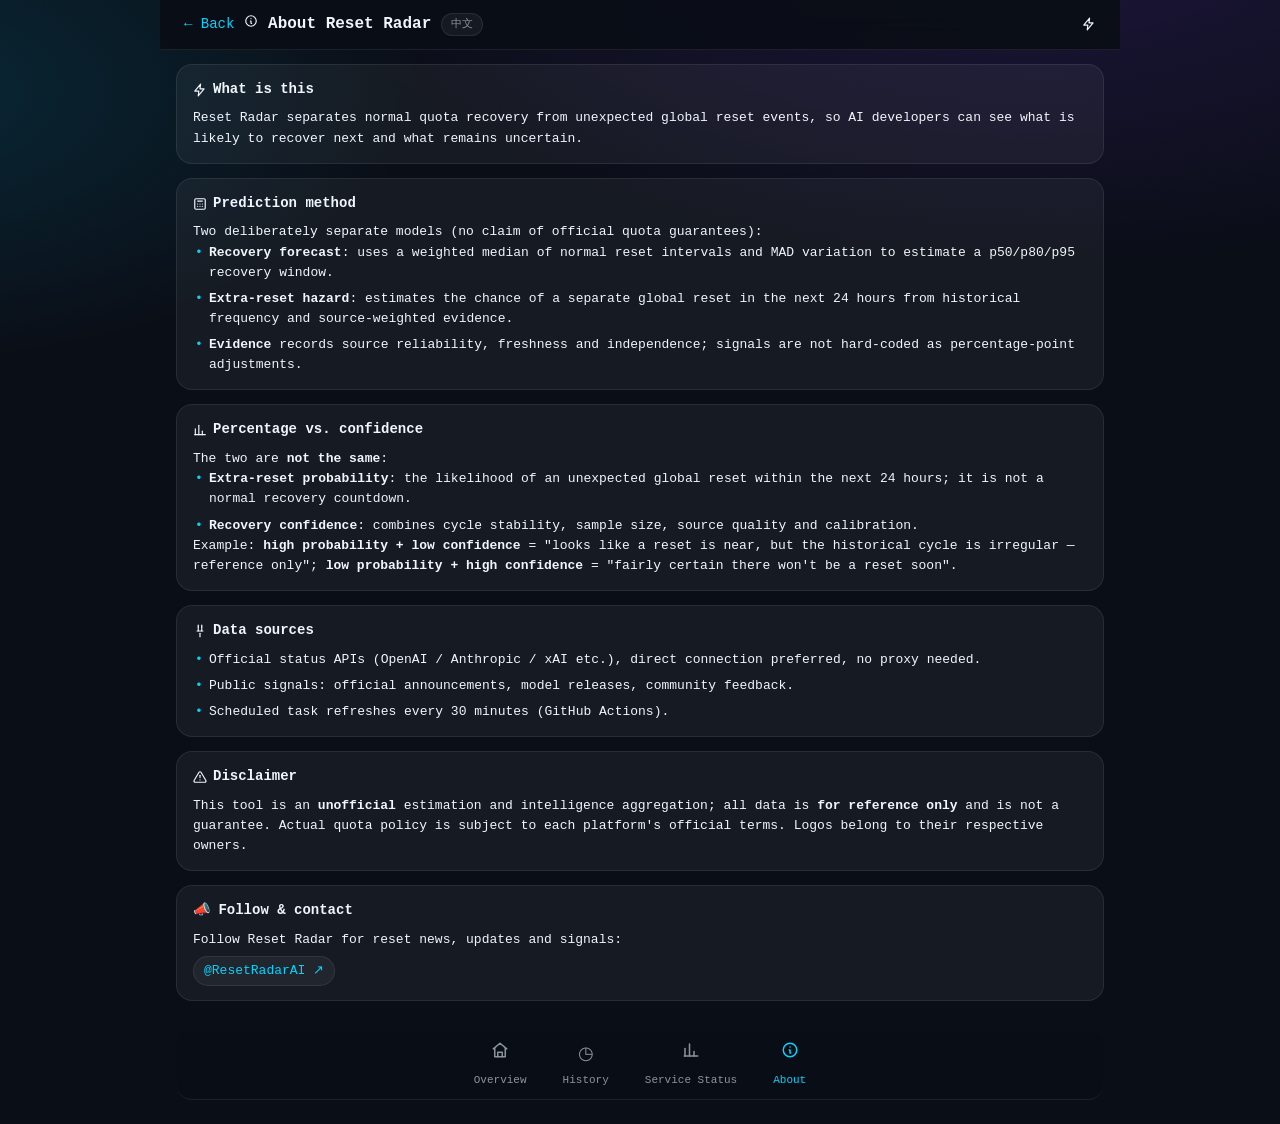
<file: about.html>
<!DOCTYPE html>
<html lang="en">
<head>
  <!-- Google tag (gtag.js) -->
  <script async src="https://www.googletagmanager.com/gtag/js?id=G-RGFZE780HR"></script>
  <script>
    window.dataLayer = window.dataLayer || [];
    function gtag(){dataLayer.push(arguments);}
    gtag('js', new Date());
    gtag('config', 'G-RGFZE780HR');
  </script>
  <meta charset="UTF-8" />
  <meta name="viewport" content="width=device-width, initial-scale=1.0, maximum-scale=1.0, user-scalable=no" />
  <title>About · Reset Radar | AI Usage Limit Reset Tracker</title>
  <meta name="description" content="Reset Radar tracks when Claude Code, Codex, Grok, Kimi, MiniMax, Antigravity and Qwen Code AI usage quotas reset. How it works, methodology, data sources and how scores are calculated." />
  <meta name="robots" content="index, follow" />
  <meta name="theme-color" content="#0A0E17" />
  <link rel="canonical" href="https://limitreset.dev/about.html" />
  <link rel="icon" type="image/jpg" href="assets/favicon.jpg" />
  <meta property="og:type" content="website" />
  <meta property="og:title" content="About Reset Radar" />
  <meta property="og:description" content="How Reset Radar predicts AI usage limit resets and where its data comes from." />
  <meta property="og:url" content="https://limitreset.dev/about.html" />
  <meta property="og:image" content="https://limitreset.dev/assets/og-image.jpg" />
  <meta property="og:image:width" content="1280" />
  <meta property="og:image:height" content="720" />
  <meta property="og:image:alt" content="Reset Radar — about page" />
  <meta name="twitter:card" content="summary_large_image" />
  <meta name="twitter:title" content="About Reset Radar" />
  <meta name="twitter:description" content="How Reset Radar predicts AI usage limit resets and where its data comes from." />
  <meta name="twitter:image" content="https://limitreset.dev/assets/og-image.jpg" />
  <link rel="stylesheet" href="css/style.css?v=20260829v2" />
</head>
<body>
  <div class="app">
    <header class="detail-head">
      <a href="index.html" class="back" data-i18n="about.back">← Back</a>
      <span class="title" data-i18n="about.title">ℹ️ About Reset Radar</span>
      <button class="lang-switch" type="button" data-i18n-lang>中文</button>
      <span class="ptitle">⚡</span>
    </header>

    <main id="blocks">
      <div class="block">
        <h3 data-i18n-html="about.whatTitle">⚡ What is this</h3>
        <p data-i18n-html="about.what">Reset Radar is an intelligence aggregation and prediction tool for AI developers. It turns vague "quota anxiety" into quantifiable probabilities: it predicts quota reset timing for AI coding platforms (Codex, Claude Code, Grok Build, Kimi, MiniMax, etc.) in real time, helping you pace your work and avoid development interruptions from quota exhaustion.</p>
      </div>

      <div class="block">
        <h3 data-i18n-html="about.methodTitle">🧮 Prediction method</h3>
        <p data-i18n-html="about.methodIntro">A rules engine of "cycle baseline + signal weighting" (no machine learning):</p>
        <ul>
          <li data-i18n-html="about.method1"><b>Cycle baseline</b>: derive the average cycle from recent reset intervals, combine with "time since last reset" → baseline probability (cap 70%).</li>
          <li data-i18n-html="about.method2"><b>Signal weighting</b>: scan last-24h signals — official reset announcement +30%, limit increase −20%, model/CLI release +10%, community recovery feedback +5%, service incident recovered 0%.</li>
          <li data-i18n-html="about.method3"><b>Final probability</b> = baseline + signal adjustment, clamped to 0–100%.</li>
        </ul>
      </div>

      <div class="block">
        <h3 data-i18n-html="about.relTitle">📊 Percentage vs. confidence</h3>
        <p data-i18n-html="about.relIntro">The two are <b>not the same</b>:</p>
        <ul>
          <li data-i18n-html="about.rel1"><b>Reset probability (progress %)</b>: the <b>likelihood</b> of a quota reset within the next 24 hours.</li>
          <li data-i18n-html="about.rel2"><b>Confidence (%)</b>: how <b>reliable</b> this prediction is, determined by the <b>stability</b> of historical cycles — the more regular the cycle, the higher the confidence.</li>
        </ul>
        <p data-i18n-html="about.relExample">Example: <b>high probability + low confidence</b> = "looks like a reset is near, but the historical cycle is irregular — reference only"; <b>low probability + high confidence</b> = "fairly certain there won't be a reset soon".</p>
      </div>

      <div class="block">
        <h3 data-i18n-html="about.srcTitle">🔌 Data sources</h3>
        <ul>
          <li data-i18n-html="about.src1">Official status APIs (OpenAI / Anthropic / xAI etc.), direct connection preferred, no proxy needed.</li>
          <li data-i18n-html="about.src2">Public signals: official announcements, model releases, community feedback.</li>
          <li data-i18n-html="about.src3">Scheduled task refreshes every 30 minutes (GitHub Actions).</li>
        </ul>
      </div>

      <div class="block">
        <h3 data-i18n-html="about.disTitle">⚠️ Disclaimer</h3>
        <p data-i18n-html="about.dis">This tool is an <b>unofficial</b> estimation and intelligence aggregation; all data is <b>for reference only</b> and is not a guarantee. Actual quota policy is subject to each platform's official terms. Logos belong to their respective owners.</p>
      </div>

      <div class="block">
        <h3 data-i18n-html="about.followTitle">📣 Follow & contact</h3>
        <p data-i18n-html="about.followIntro">Follow Reset Radar for reset news, updates and signals:</p>
        <div class="social">
          <a href="https://x.com/ResetRadarAI" target="_blank" rel="noopener nofollow noreferrer">@ResetRadarAI ↗</a>
        </div>
      </div>
    </main>

    <nav class="bottomnav">
      <a href="index.html" data-nav="home"><span class="ic" data-icon="home"></span><span data-i18n="nav.home">Overview</span></a>
      <a href="history.html" data-nav="history"><span class="ic">◷</span><span>History</span></a>
      <a href="status.html" data-nav="status"><span class="ic" data-icon="chart"></span><span data-i18n="nav.status">Service Status</span></a>
      <a href="about.html" data-nav="about" class="active"><span class="ic" data-icon="info"></span><span data-i18n="nav.about">About</span></a>
    </nav>
  </div>

  <script src="data/fallback.js?v=20260824d"></script>
  <script src="js/i18n.js?v=20260824d"></script>
  <script src="js/icons.js?v=20260824d"></script>
  <script src="js/utils.js"></script>
  <script>
    // 关于页无需加载数据，仅高亮导航
    document.querySelectorAll(".bottomnav a").forEach((a) =>
      a.classList.toggle("active", a.dataset.nav === "about")
    );
  </script>
</body>
</html>
</file>
<file: css/style.css>
:root {
  --bg: #0A0E17;
  --bg-2: #0D1117;
  --card: rgba(255, 255, 255, 0.05);
  --card-border: rgba(255, 255, 255, 0.08);
  --text: #F0F6FC;
  --text-dim: #8B949E;
  --accent: #00D4FF;
  --accent-2: #7C3AED;
  --high: #FF6B6B;
  --medium: #FFA94D;
  --low: #51CF66;
  --ok: #3FB950;
  --radius: 16px;
  --maxw: 520px;
}

* { box-sizing: border-box; margin: 0; padding: 0; -webkit-tap-highlight-color: transparent; }

html, body {
  background: var(--bg);
  color: var(--text);
  font-family: "JetBrains Mono", "Fira Code", ui-monospace, SFMono-Regular, Menlo, Consolas, monospace;
  font-size: 14px;
  line-height: 1.55;
  min-height: 100vh;
}

body {
  background:
    radial-gradient(1200px 600px at 80% -10%, rgba(124, 58, 237, 0.18), transparent 60%),
    radial-gradient(1000px 500px at -10% 10%, rgba(0, 212, 255, 0.14), transparent 55%),
    var(--bg);
  background-attachment: fixed;
}

.app {
  max-width: var(--maxw);
  margin: 0 auto;
  min-height: 100vh;
  display: flex;
  flex-direction: column;
  padding-bottom: 72px;
}

/* ---------- Top nav ---------- */
.topbar {
  position: sticky;
  top: 0;
  z-index: 20;
  padding: 14px 16px 12px;
  background: linear-gradient(180deg, rgba(10, 14, 23, 0.96), rgba(10, 14, 23, 0.75));
  backdrop-filter: blur(12px);
  border-bottom: 1px solid var(--card-border);
}
.topbar .brand {
  font-size: 20px;
  font-weight: 700;
  letter-spacing: 1px;
  background: linear-gradient(90deg, var(--accent), var(--accent-2));
  -webkit-background-clip: text;
  background-clip: text;
  color: transparent;
  display: flex;
  align-items: center;
  gap: 8px;
}
.topbar .meta {
  margin-top: 4px;
  font-size: 11px;
  color: var(--text-dim);
  display: flex;
  gap: 10px;
  flex-wrap: wrap;
}
.topbar .meta .dot { color: var(--accent); }
.topbar .lang-switch { position: absolute; right: 16px; top: 14px; }

/* ---------- 语言切换 ---------- */
.lang-switch {
  border: 1px solid var(--card-border);
  background: var(--card);
  color: var(--text-dim);
  font-size: 11px;
  padding: 3px 9px;
  border-radius: 999px;
  cursor: pointer;
  font-family: inherit;
  line-height: 1.4;
  flex: 0 0 auto;
  transition: color .2s, border-color .2s;
}
.lang-switch:hover { color: var(--text); border-color: var(--accent); }
.lang-switch:active { transform: scale(.94); }

/* ---------- Platform tabs ---------- */
.tabs {
  display: flex;
  gap: 8px;
  overflow-x: auto;
  padding: 12px 16px 4px;
  scrollbar-width: none;
}
.tabs::-webkit-scrollbar { display: none; }
.tab {
  flex: 0 0 auto;
  padding: 6px 12px;
  border-radius: 999px;
  border: 1px solid var(--card-border);
  background: var(--card);
  color: var(--text-dim);
  font-size: 12px;
  white-space: nowrap;
  cursor: pointer;
  transition: all .2s;
}
.tab.active {
  color: var(--text);
  border-color: var(--accent);
  box-shadow: 0 0 0 1px var(--accent) inset, 0 0 12px rgba(0, 212, 255, 0.25);
}

/* ---------- Cards ---------- */
.card {
  position: relative;
  display: block;
  text-decoration: none;
  color: inherit;
  background: var(--card);
  border: 1px solid var(--card-border);
  border-radius: var(--radius);
  padding: 14px 16px;
  margin: 12px 16px;
  overflow: hidden;
  transition: transform .18s, border-color .18s, box-shadow .18s;
}
.card::before {
  content: "";
  position: absolute;
  inset: 0;
  background: linear-gradient(120deg, transparent 30%, rgba(0, 212, 255, 0.08), transparent 70%);
  transform: translateX(-100%);
  animation: scan 4.5s ease-in-out infinite;
  pointer-events: none;
}
@keyframes scan { 0%, 60% { transform: translateX(-100%); } 100% { transform: translateX(100%); } }
.card:active { transform: scale(.985); }
.card-link { cursor: pointer; }

.card .row1 { display: flex; align-items: center; justify-content: space-between; }
.card .pname { display: flex; align-items: center; gap: 8px; font-size: 16px; font-weight: 700; }
.card .pname .icon { font-size: 20px; }
.card .pname .logo,
.tab .logo {
  width: 20px; height: 20px; object-fit: contain; border-radius: 5px;
  background: rgba(255, 255, 255, 0.06); padding: 2px; flex: 0 0 auto;
}
.card .prob { font-size: 26px; font-weight: 800; font-variant-numeric: tabular-nums; }
.card .prob small { font-size: 13px; opacity: .8; font-weight: 600; }

.divider { height: 1px; background: var(--card-border); margin: 10px 0; }

.bar { height: 8px; border-radius: 999px; background: rgba(255, 255, 255, 0.08); overflow: hidden; }
.bar > i {
  display: block; height: 100%; border-radius: 999px;
  background: linear-gradient(90deg, var(--accent), var(--accent-2));
  transition: width 1s cubic-bezier(.2,.7,.2,1);
}

.card .kv { display: flex; justify-content: space-between; font-size: 12px; color: var(--text-dim); margin-top: 8px; }
.card .kv b { color: var(--text); font-weight: 600; }
.card .cta { margin-top: 10px; font-size: 12px; color: var(--accent); display: flex; align-items: center; gap: 4px; }

.badge { display: inline-flex; align-items: center; gap: 5px; font-size: 11px; padding: 2px 8px; border-radius: 999px; border: 1px solid transparent; }
.badge.high { color: var(--high); background: rgba(255, 107, 107, 0.12); border-color: rgba(255,107,107,.35); }
.badge.medium { color: var(--medium); background: rgba(255, 169, 77, 0.12); border-color: rgba(255,169,77,.35); }
.badge.low { color: var(--low); background: rgba(81, 207, 102, 0.12); border-color: rgba(81,207,102,.35); }

.status-dot { width: 8px; height: 8px; border-radius: 50%; display: inline-block; }
.status-dot.normal, .status-dot.operational { background: var(--ok); box-shadow: 0 0 8px var(--ok); animation: pulse 1.8s infinite; }
.status-dot.recovered, .status-dot.degraded { background: var(--medium); box-shadow: 0 0 8px var(--medium); }
@keyframes pulse { 0%,100% { opacity: 1; } 50% { opacity: .35; } }

/* ---------- Detail ---------- */
.detail-head {
  position: sticky; top: 0; z-index: 20;
  display: flex; align-items: center; gap: 10px;
  padding: 12px 16px; background: rgba(10,14,23,.95); backdrop-filter: blur(12px);
  border-bottom: 1px solid var(--card-border);
}
.detail-head .back { color: var(--accent); font-size: 14px; cursor: pointer; text-decoration: none; }
.detail-head .title { font-size: 16px; font-weight: 700; }
.detail-head .ptitle { margin-left: auto; font-size: 22px; font-weight: 800; display: flex; align-items: center; }
.detail-head .ptitle .logo { width: 28px; height: 28px; object-fit: contain; border-radius: 6px; background: rgba(255,255,255,0.06); padding: 3px; }

.gauge { margin: 14px 16px; background: var(--card); border: 1px solid var(--card-border); border-radius: var(--radius); padding: 16px; }
.gauge .big { font-size: 38px; font-weight: 800; font-variant-numeric: tabular-nums; }
.gauge .bar { height: 12px; margin-top: 12px; }
.gauge .sub { display: flex; justify-content: space-between; font-size: 12px; color: var(--text-dim); margin-top: 10px; }
.gauge .sub b { color: var(--text); }
.block { margin: 14px 16px; background: var(--card); border: 1px solid var(--card-border); border-radius: var(--radius); padding: 14px 16px; }
.block h3 { font-size: 14px; margin-bottom: 8px; display: flex; align-items: center; gap: 6px; }
.block p { font-size: 13px; color: var(--text); }
.block .social { display: flex; gap: 8px; flex-wrap: wrap; margin-top: 6px; }
.block .social a {
  color: var(--accent);
  text-decoration: none;
  font-size: 13px;
  border: 1px solid var(--card-border);
  background: var(--card);
  padding: 4px 10px;
  border-radius: 999px;
  transition: color .2s, border-color .2s;
}
.block .social a:hover { color: var(--text); border-color: var(--accent); }
.block ul { list-style: none; display: flex; flex-direction: column; gap: 6px; }
.block li { font-size: 13px; color: var(--text); padding-left: 16px; position: relative; }
.block li::before { content: "•"; position: absolute; left: 2px; color: var(--accent); }
.ev { display: flex; justify-content: space-between; gap: 8px; font-size: 12px; padding: 8px 0; border-bottom: 1px dashed var(--card-border); }
.ev:last-child { border-bottom: none; }
.ev .conf { color: var(--accent); font-weight: 700; }

.timeline { position: relative; padding-left: 18px; }
.timeline::before { content: ""; position: absolute; left: 4px; top: 4px; bottom: 4px; width: 2px; background: var(--card-border); }
.tl-item { position: relative; padding: 6px 0; font-size: 13px; }
.tl-item::before { content: ""; position: absolute; left: -16px; top: 11px; width: 9px; height: 9px; border-radius: 50%; background: var(--accent); box-shadow: 0 0 8px var(--accent); }
.tl-item .src { color: var(--text-dim); font-size: 11px; }

/* ---------- Status page ---------- */
.svc-group { margin: 14px 16px; background: var(--card); border: 1px solid var(--card-border); border-radius: var(--radius); padding: 14px 16px; }
.svc-group .head { display: flex; justify-content: space-between; align-items: center; }
.svc-group .pname { font-size: 15px; font-weight: 700; }
.svc-group .src { font-size: 11px; color: var(--text-dim); margin-top: 2px; }
.svc-event { margin-top: 10px; padding: 10px 12px; border-radius: 12px; background: rgba(255,255,255,0.03); border: 1px solid var(--card-border); font-size: 12px; }
.svc-event .st { font-weight: 700; }
.svc-event .st.ok { color: var(--ok); }
.svc-event .st.warn { color: var(--medium); }
.svc-event .desc { color: var(--text); margin: 4px 0; }
.svc-event .time { color: var(--text-dim); }

/* ---------- Bottom nav ---------- */
.bottomnav {
  position: fixed; bottom: 0; left: 50%; transform: translateX(-50%);
  width: 100%; max-width: var(--maxw);
  display: flex; z-index: 30;
  background: rgba(10,14,23,.95); backdrop-filter: blur(12px);
  border-top: 1px solid var(--card-border);
}
.bottomnav a {
  flex: 1; text-align: center; padding: 10px 0 12px; color: var(--text-dim);
  text-decoration: none; font-size: 11px; display: flex; flex-direction: column; align-items: center; gap: 3px;
}
.bottomnav a .ic { font-size: 18px; }
.bottomnav a.active { color: var(--accent); }

/* ---------- 内联 SVG 图标（Tabler/Lucide，MIT/ISC，免费可商用） ---------- */
.icon-svg { flex: 0 0 auto; display: inline-block; }
.topbar .brand .icon-svg { vertical-align: -0.22em; }
.bottomnav a .icon-svg { width: 18px; height: 18px; }
.ic-inline { display: inline-flex; align-items: center; vertical-align: middle; }
.ic-inline .icon-svg { vertical-align: middle; }
.ic-dot { width: 9px; height: 9px; border-radius: 50%; display: inline-block; flex: 0 0 auto; }
.brand-ic { display: inline-flex; align-items: center; color: var(--accent); }

.loading { text-align: center; padding: 40px 0; color: var(--text-dim); font-size: 13px; }
.empty { text-align: center; padding: 40px 0; color: var(--text-dim); font-size: 13px; }

.toast {
  position: fixed; bottom: 88px; left: 50%; transform: translateX(-50%);
  background: rgba(0,0,0,.85); color: #fff; padding: 8px 14px; border-radius: 10px;
  font-size: 12px; z-index: 50; opacity: 0; transition: opacity .25s; pointer-events: none;
}
.toast.show { opacity: 1; }

/* ---------- 响应式：平板 / 桌面端 ---------- */
@media (min-width: 768px) {
  :root { --maxw: 960px; }

  #cards {
    display: grid;
    grid-template-columns: repeat(2, minmax(0, 1fr));
    gap: 0 16px;
  }
  .card { margin: 14px 0; }
  .card:hover {
    transform: translateY(-2px);
    border-color: var(--accent);
    box-shadow: 0 8px 30px rgba(0, 212, 255, 0.12);
  }

  .topbar, .detail-head, .bottomnav { padding-left: 24px; padding-right: 24px; }
  .tabs { padding-left: 24px; padding-right: 24px; }

  /* 桌面端底部导航改为顶部一行，体验更自然 */
  .app { padding-bottom: 24px; }
  .bottomnav {
    position: static; transform: none; width: auto; max-width: none;
    border-top: none; border-bottom: 1px solid var(--card-border);
    margin: 16px 16px 0; border-radius: var(--radius);
  }
  .bottomnav a { flex: 0 0 auto; padding: 10px 18px; }
}

@media (min-width: 1100px) {
  #cards { grid-template-columns: repeat(3, minmax(0, 1fr)); }
}

/* ---------- 首页内联详情：桌面端自适应 ---------- */
/* 内联详情是 #cards 的一个子项，桌面端需跨满网格，并让模块在宽屏下错落排布，
   而不是像移动端那样被挤压成单列（单列会造成每个模块宽度≈移动端）。 */
@media (min-width: 768px) {
  .inline-detail { grid-column: 1 / -1; }
  .inline-detail .gauge,
  .inline-detail .block { margin-left: 0; margin-right: 0; }
  .inline-detail .blocks {
    /* 用 CSS 多列做等间距瀑布流：每个模块保持自身高度、同列间距均匀，
       避免网格定行高导致矮模块下方留白、间距忽大忽小 */
    column-count: 2;
    column-gap: 16px;
  }
  .inline-detail .block { break-inside: avoid; }
  .inline-detail .block h3 { font-size: 15px; }
}

/* ---------- 详情 gauge 网格 ---------- */
.gauge-grid { display: grid; grid-template-columns: repeat(2, 1fr); gap: 10px 12px; margin-top: 12px; }
.gauge-grid > div { display: flex; flex-direction: column; gap: 2px; }
.gauge-grid .gl { font-size: 11px; color: var(--text-dim); }
.gauge-grid b { font-size: 14px; font-variant-numeric: tabular-nums; }

/* ---------- 上次重置原因 ---------- */
.lastreset { display: flex; flex-direction: column; gap: 8px; }
.lr-reason { font-size: 14px; font-weight: 600; color: var(--text); }
.lr-meta { display: flex; align-items: center; gap: 10px; flex-wrap: wrap; }

/* ---------- 历史记录三种标记 ---------- */
.timeline .tl-item::before { display: none; }   /* 改用 .tl-mark 字形 */
.tl-item { display: flex; align-items: baseline; flex-wrap: wrap; gap: 6px; }
.tl-mark { font-weight: 700; }
.tl-time { color: var(--text); font-size: 12px; }
.tl-reason { color: var(--text-dim); font-size: 12px; }
.tl-reset .tl-mark { color: var(--accent); }
.tl-extra .tl-mark { color: var(--accent-2); }
.tl-extra .tl-reason { color: var(--accent-2); }
.tl-no .tl-mark { color: var(--text-dim); }
.tl-no .tl-reason { color: var(--text-dim); text-decoration: line-through; opacity: .8; }

/* ---------- 周额度趋势迷你图 ---------- */
.qchart { display: flex; align-items: flex-end; gap: 8px; overflow-x: auto; padding: 6px 0 2px; }
.qbar { flex: 1 0 auto; min-width: 44px; display: flex; flex-direction: column; align-items: center; gap: 4px; }
.qbar-val { font-size: 10px; color: var(--text-dim); white-space: nowrap; }
.qbar-track { width: 70%; max-width: 38px; height: 64px; background: rgba(255,255,255,.06); border-radius: 6px; display: flex; align-items: flex-end; overflow: hidden; }
.qbar-track i { width: 100%; height: 0; border-radius: 6px; background: linear-gradient(180deg, var(--accent), var(--accent-2)); display: block; transition: height .8s cubic-bezier(.2,.7,.2,1); }
.qbar-lab { font-size: 10px; color: var(--text-dim); }
.qtiers { display: flex; flex-wrap: wrap; gap: 12px; margin-top: 10px; font-size: 12px; color: var(--text-dim); }
.qtiers b { color: var(--text); }

/* ---------- 发言雷达 ---------- */
.sp-card { padding: 14px 16px; }
.sp-top { display: flex; justify-content: space-between; align-items: flex-start; gap: 10px; }
.sp-title { font-size: 15px; font-weight: 700; }
.sp-sub { font-size: 12px; color: var(--text-dim); margin-top: 3px; }
.sp-sub b { color: var(--accent); }
.sp-posts { margin-top: 12px; display: flex; flex-direction: column; gap: 10px; }
.sp-post { padding: 10px 12px; border-radius: 12px; background: rgba(255,255,255,.03); border: 1px solid var(--card-border); font-size: 12px; }
.sp-post.hit { border-color: rgba(255,169,77,.4); background: rgba(255,169,77,.06); }
.sp-head { display: flex; align-items: center; gap: 6px; flex-wrap: wrap; }
.sp-handle { color: var(--accent); }
.sp-time { color: var(--text-dim); margin-left: auto; }
.sp-content { margin: 6px 0 4px; color: var(--text); line-height: 1.5; }
.sp-kw { font-size: 11px; color: var(--medium); }
.sp-kw.dim { color: var(--text-dim); }
.sp-link { color: var(--accent); text-decoration: none; }

@media (min-width: 768px) {
  .gauge-grid { grid-template-columns: repeat(4, 1fr); }
}

/* 回退数据徽标：data_source=seed 时提示当前数值来自种子/回退而非实时抓取 */
.seed-badge {
  font-style: normal;
  font-size: 11px;
  padding: 1px 6px;
  border-radius: 999px;
  white-space: nowrap;
  color: #FFB455;
  background: rgba(255, 180, 85, 0.14);
  border: 1px solid rgba(255, 180, 85, 0.35);
  margin-left: 6px;
  vertical-align: 1px;
}

/* ---------- V2 answer dashboard ---------- */
.hero, .dashboard-section, .detail-hero { margin: 14px 16px; }
.hero { padding: 4px 0; }
.hero > p { color: var(--text-dim); font-size: 13px; margin: 8px 0; }
.answer-list, .next-list, .radar-list { border: 1px solid var(--card-border); border-radius: var(--radius); overflow: hidden; background: var(--card); }
.answer-row, .next-list a, .radar-row, .event-row { color: var(--text); text-decoration: none; display: flex; justify-content: space-between; align-items: center; gap: 10px; padding: 12px 14px; border-bottom: 1px solid var(--card-border); }
.answer-row:last-child, .next-list a:last-child, .radar-row:last-child, .event-row:last-child { border-bottom: 0; }
.answer-name, .radar-row > span { display: flex; align-items: center; gap: 8px; font-weight: 700; }
.answer-name .logo, .radar-row .logo {
  width: 20px; height: 20px; object-fit: contain; border-radius: 5px;
  background: rgba(255, 255, 255, 0.06); padding: 2px; flex: 0 0 auto;
}
.answer-row small, .radar-row small { display: block; color: var(--text-dim); font-size: 11px; font-weight: 400; text-align: right; }
.availability { color: var(--ok); font-size: 11px; letter-spacing: .08em; }
.availability.unknown { color: var(--medium); }
.availability.limited { color: var(--high); }
.dashboard-section h2 { font-size: 12px; letter-spacing: .08em; color: var(--text-dim); margin: 18px 0 8px; }
.dashboard-section h2 em { color: var(--accent); font-style: normal; float: right; }
.next-list a b, .radar-row b { font-variant-numeric: tabular-nums; }
.event-row { font-size: 12px; }.event-row span:last-child { color: var(--text-dim); }
.section-copy, .muted { color: var(--text-dim); font-size: 12px; margin: 0 0 8px; }
.detail-hero { padding: 18px 16px; border: 1px solid var(--card-border); border-radius: var(--radius); background: var(--card); }
.detail-hero h1 { margin: 6px 0; font-size: 24px; }.detail-hero p { color: var(--text-dim); }
.window-row, .hazard { display: flex; justify-content: space-between; align-items: center; padding: 8px 0; }
.window-row small { display: block; color: var(--text-dim); }.window-confidence { color: var(--accent); font-weight: 700; }
.why-grid { display: grid; grid-template-columns: repeat(2, 1fr); gap: 10px; }.why-grid span { color: var(--text-dim); font-size: 11px; }.why-grid b { display: block; color: var(--text); font-size: 13px; }
.hazard b { font-size: 30px; }

/* V2 sections are full-width dashboard blocks.  The former card grid is only
   valid for the retired platform-card homepage and breaks desktop ordering. */
#cards { display: block; }

@media (min-width: 768px) {
  /* Let dashboard cards use the whole desktop app width (960px), rather
     than constraining them to the former mobile-oriented 760px column. */
  #cards { width: 100%; max-width: none; margin: 0; padding: 6px 24px 20px; }
  .hero, .dashboard-section, .detail-hero { margin-left: 0; margin-right: 0; }
  .hero > p { font-size: 15px; }
  .answer-row, .next-list a, .radar-row, .event-row { padding: 14px 18px; }
  .dashboard-section h2 { margin-top: 26px; }
  .bottomnav { justify-content: center; }
}
</file>
